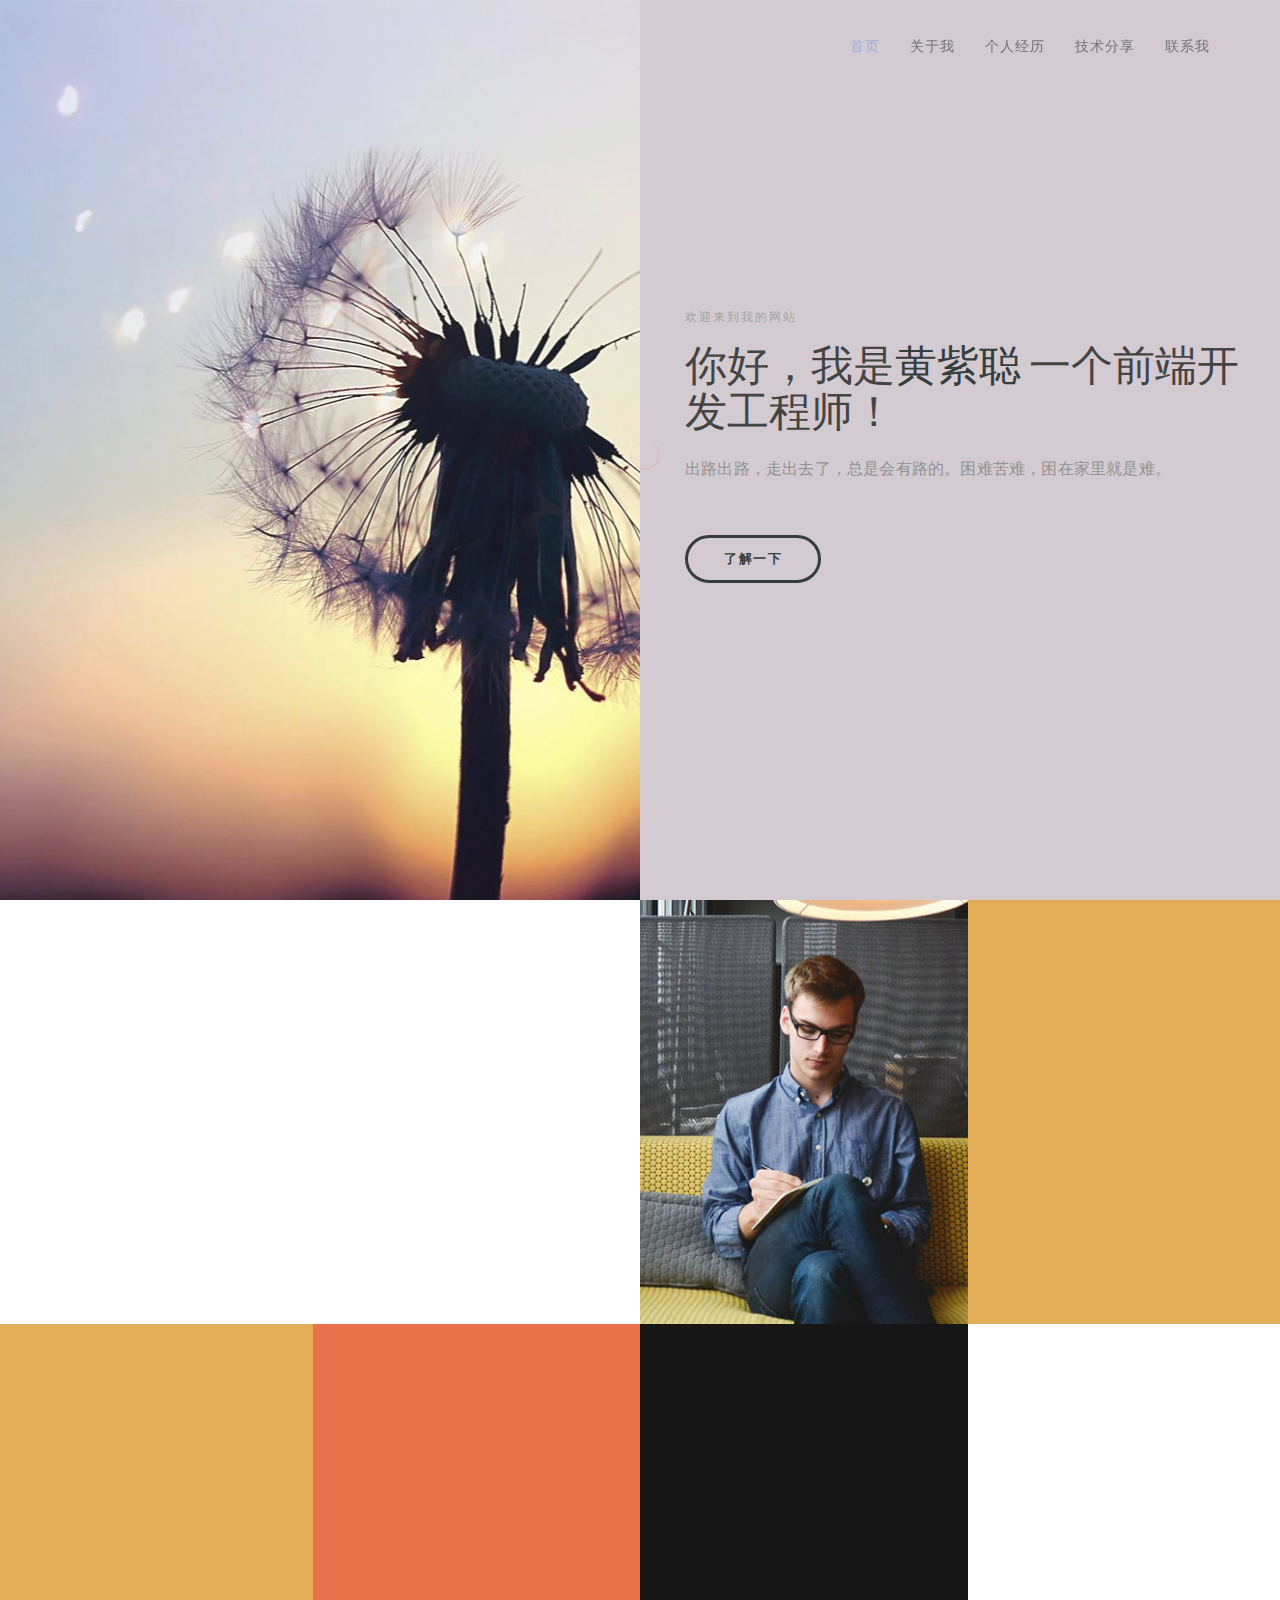
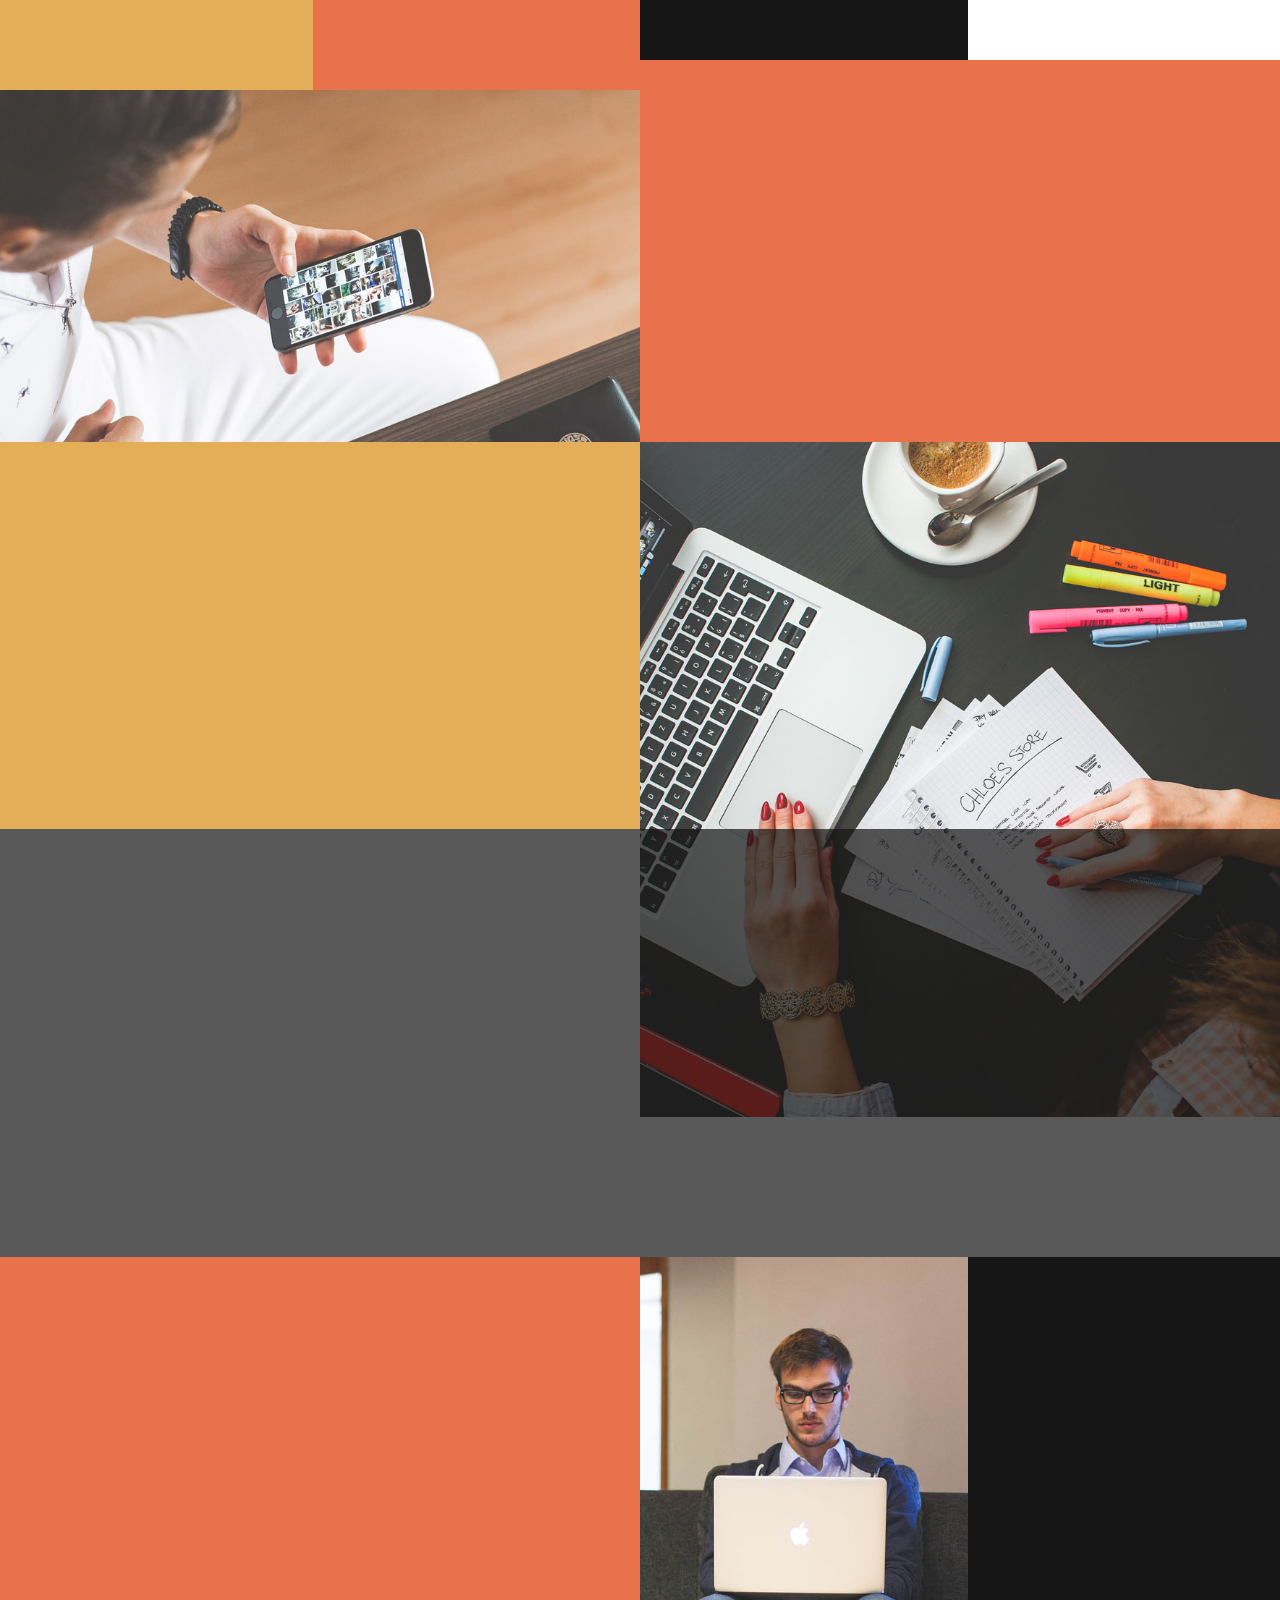
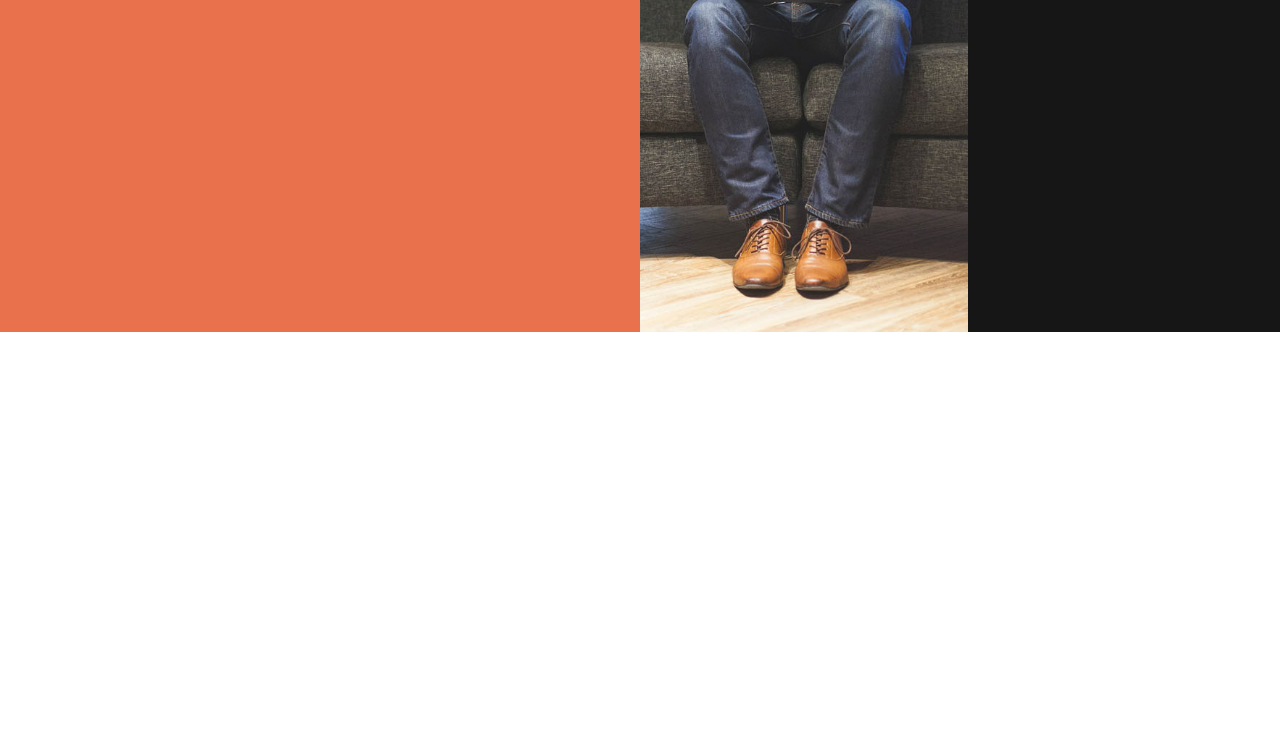
<file: index.html>
<!DOCTYPE html>
<html lang="en">
<head>

<meta charset="UTF-8">
<meta http-equiv="X-UA-Compatible" content="IE=Edge">
<meta name="description" content="">
<meta name="keywords" content="">
<meta name="author" content="templatemo">
<meta name="viewport" content="width=device-width, initial-scale=1, maximum-scale=1">

<title>Hcc site</title>
<!--
Stimulus Template
http://www.templatemo.com/tm-498-stimulus
-->
<link rel="stylesheet" href="css/bootstrap.min.css">
<link rel="stylesheet" href="css/animate.css">
<link rel="stylesheet" href="css/font-awesome.min.css">
<link rel="stylesheet" href="css/templatemo-style.css">

<link href="https://fonts.googleapis.com/css?family=Source+Sans+Pro:300,400,700" rel="stylesheet">

</head>
<body data-spy="scroll" data-target=".navbar-collapse" data-offset="50">


<!-- PRE LOADER -->

<div class="preloader">
     <div class="spinner">
          <span class="spinner-rotate"></span>
     </div>
</div>


<!-- Navigation Section -->

<div class="navbar navbar-fixed-top custom-navbar" role="navigation">
     <div class="container">

          <!-- navbar header -->
          <div class="navbar-header">
               <button class="navbar-toggle" data-toggle="collapse" data-target=".navbar-collapse">
                    <span class="icon icon-bar"></span>
                    <span class="icon icon-bar"></span>
                    <span class="icon icon-bar"></span>
               </button>
          </div>

          <div class="collapse navbar-collapse">
               <ul class="nav navbar-nav navbar-right">
                    <li><a href="#home" class="smoothScroll">首页</a></li>
                    <li><a href="#about" class="smoothScroll">关于我</a></li>
                    <li><a href="#experience" class="smoothScroll">个人经历</a></li>
                    <li><a href="#quotes" class="smoothScroll">技术分享</a></li>
                    <li><a href="#contact" class="smoothScroll">联系我</a></li>
               </ul>
          </div>

     </div>
</div>


<!-- Home Section -->

<section id="home" class="parallax-section">
     <div class="container">
          <div class="row">

               <div class="col-md-6 col-sm-6">
                    <div class="home-img"></div>
               </div>

               <div class="col-md-6 col-sm-6">
                    <div class="home-thumb">
                         <div class="section-title">
                              <h4 class="wow fadeInUp" data-wow-delay="0.3s">欢迎来到我的网站</h4>
                              <h1 class="wow fadeInUp" data-wow-delay="0.6s">你好，我是<strong>黄紫聪</strong> 一个前端开发工程师！</h1>
                              <p class="wow fadeInUp" data-wow-delay="0.9s">出路出路，走出去了，总是会有路的。困难苦难，困在家里就是难。</p>
                              
                              <a href="#about" class="wow fadeInUp smoothScroll section-btn btn btn-success" data-wow-delay="1.4s">了解一下</a>
                              
                         </div>
                    </div>
               </div>


          </div>
     </div>
</section>


<!-- About Section -->

<section id="about" class="parallax-section">
     <div class="container">
          <div class="row">

               <div class="col-md-6 col-sm-12">
                    <div class="about-thumb">
                         <div class="wow fadeInUp section-title" data-wow-delay="0.4s">
                              <h1>个人简介</h1>
                              <p class="color-yellow">睡觉才是人类的正常状态，醒来的唯一理由只是给梦寻找素材</p>
                         </div>
                         <div class="wow fadeInUp" data-wow-delay="0.8s">
                              <p>良好的团队合作精神，积极沟通，学习能力强，有很好的抗压能力。</p>
                              <p>缺点：懒，很懒，非常懒！</p>
                         </div>
                    </div>
               </div>

               <div class="col-md-3 col-sm-6">
                    <div class="background-image about-img"></div>
               </div>

               <div class="bg-yellow col-md-3 col-sm-6">
                    <div class="skill-thumb">
                         <div class="wow fadeInUp section-title color-white" data-wow-delay="1.2s">
                              <h1>我的技能.</h1>
                         </div>

                         <div class=" wow fadeInUp skills-thumb" data-wow-delay="1.6s">
	                         <p><strong>· 熟练HTML、CSS、H5等网页制作技术</strong></p>
	                         <p><strong>· 熟练JavaScript、Ajax等Web开发技术</strong></p>
	                         <p><strong>· 熟练jQuery、Vue、Bootstrap等框架的使用</strong></p>
	                         <p><strong>· 了解php</strong></p>
                         </div>

                    </div>
               </div>

          </div>
     </div>
</section>


<!-- Service Section -->

<section id="service" class="parallax-section">
     <div class="container">
          <div class="row">

               <div class="bg-yellow col-md-3 col-sm-6">
                    <div class="wow fadeInUp color-white service-thumb" data-wow-delay="0.8s">
                         <i class="fa fa-desktop"></i>
                              <h3>Web前端开发</h3>
                              <p class="color-white">随着互联网技术的发展和HTML5、CSS3的应用，现代网页更加美观，交互效果显著，功能更加强大。</p>
                    </div>
               </div>

               <div class="col-md-3 col-sm-6">
                    <div class="wow fadeInUp color-white service-thumb" data-wow-delay="1.2s">
                         <i class="fa fa-paper-plane"></i>
                              <h3>JavaScript</h3>
                              <p class="color-white">JavaScript一种直译式脚本语言，是一种动态类型、弱类型、基于原型的语言，内置支持类型。</p>
                    </div>
               </div>

               <div class="bg-dark col-md-3 col-sm-6">
                    <div class="wow fadeInUp color-white service-thumb" data-wow-delay="1.6s">
                         <i class="fa fa-table"></i>
                              <h3>移动开发</h3>
                              <p class="color-white">用WEB开发技术(HTML+JS+CSS)开发移动应用，极大地降低了门槛，提高了效率。</p>
                    </div>
               </div>

               <div class="bg-white col-md-3 col-sm-6">
                    <div class="wow fadeInUp service-thumb" data-wow-delay="1.8s">
                         <i class="fa fa-html5"></i>
                              <h3>H5开发</h3>
                              <p>H5是一系列制作网页互动效果的技术集合，即H5就是移动端的web页面。</p>
                    </div>
               </div>

          </div>
     </div>
</section>


<!-- Experience Section -->

<section id="experience" class="parallax-section">
     <div class="container">
          <div class="row">

               <div class="col-md-6 col-sm-6">
                    <div class="background-image experience-img"></div>
               </div>

               <div class="col-md-6 col-sm-6">
                    <div class="color-white experience-thumb">
                         <div class="wow fadeInUp section-title" data-wow-delay="0.8s">
                              <h1>项目经验</h1>
                              <p class="color-white">Project experience</p>
                         </div>

                         <div class="wow fadeInUp color-white media" data-wow-delay="1.2s">
                              <div class="media-object media-left">
                                   <i class="fa fa-laptop"></i>
                              </div>
                              <div class="media-body">
                                   <h3 class="media-heading">企业OA 办公系统 <small>2018年3月 - 至今</small></h3>
                             	   <p class="color-white"><a class="color-white" href="http://gitcccc.github.io" target="_blank">http://gitcccc.github.io</a></p>
                              </div>
                         </div>

                         <div class="wow fadeInUp color-white media" data-wow-delay="1.6s">
                              <div class="media-object media-left">
                                   <i class="fa fa-laptop"></i>
                              </div>
                              <div class="media-body">
                                   <h3 class="media-heading">个人站 <small>2018年3月 - 至今</small></h3>
                              </div>
                         </div>

                    </div>
               </div>

          </div>
     </div>
</section>


<!-- Education Section -->

<section id="education" class="parallax-section">
     <div class="container">
          <div class="row">

               <div class="col-md-6 col-sm-6">
                    <div class="color-white education-thumb">
                         <div class="wow fadeInUp section-title" data-wow-delay="0.8s">
                              <h1>教育背景</h1>
                              <p class="color-white">Educational background</p>
                         </div>

                         <div class="wow fadeInUp color-white media" data-wow-delay="1.2s">
                              <div class="media-object media-left">
                                   <i class="fa fa-laptop"></i>
                              </div>
                              <div class="media-body">
                                   <h3 class="media-heading">福建职业技术学院 <small>2010年9月 - 2013年6月</small></h3>
                                   <p class="color-white">专科 计算机应用技术专业</p>
                              </div>
                         </div>

                         <div class="wow fadeInUp color-white media" data-wow-delay="1.6s">
                              <div class="media-object media-left">
                                   <i class="fa fa-laptop"></i>
                              </div>
                              <div class="media-body">
                                   <h3 class="media-heading">福建工程学院 <small>2013年9月 - 2015年6月</small></h3>
                                   <p class="color-white">本科 数字媒体技术专业</p>
                              </div>
                         </div>

                    </div>
               </div>

               <div class="col-md-6 col-sm-6">
                    <div class="background-image education-img"></div>
               </div>

          </div>
     </div>
</section>


<!-- Quotes Section -->

<section id="quotes" class="parallax-section">
     <div class="overlay"></div>
     <div class="container">
          <div class="row">

               <div class="col-md-offset-1 col-md-10 col-sm-12">
                    <i class="wow fadeInUp fa fa-star" data-wow-delay="0.6s"></i>
                    <h2 class="wow fadeInUp" data-wow-delay="0.8s">经验技巧分享</h2>
                    <p class="wow fadeInUp" data-wow-delay="1s">这不是一个bug，这只是一个未列出来的特性。</p>
               </div>

          </div>
     </div>
</section>


<!-- Contact Section -->

<section id="contact" class="parallax-section">
     <div class="container">
          <div class="row">

               <div class="col-md-6 col-sm-12">
                    <div class="contact-form">
                         <div class="wow fadeInUp section-title" data-wow-delay="0.2s">
                              <h1 class="color-white">留言：</h1>
                              <p class="color-white">欢迎联系我</p>
                         </div>

                         <div id="contact-form">
                              <form action="#template-mo" method="post">
                                   <div class="wow fadeInUp" data-wow-delay="1s">
                                        <input name="fullname" type="text" class="form-control" id="fullname" placeholder="您的名字">
                                   </div>
                                   <div class="wow fadeInUp" data-wow-delay="1.2s">
                                        <input name="email" type="email" class="form-control" id="email" placeholder="您的邮箱">
                                   </div>
                                   <div class="wow fadeInUp" data-wow-delay="1.4s">
                                        <textarea name="message" rows="5" class="form-control" id="message" placeholder="想要说的话..."></textarea>
                                   </div>
                                   <div class="wow fadeInUp col-md-6 col-sm-8" data-wow-delay="1.6s">
                                        <input name="submit" type="submit" class="form-control" id="submit" value="发送">
                                   </div>
                              </form>
                         </div>

                    </div>
               </div>

               <div class="col-md-3 col-sm-6">
                    <div class="background-image contact-img"></div>
               </div>

               <div class="bg-dark col-md-3 col-sm-6">
                    <div class="contact-thumb">
                         <div class="wow fadeInUp contact-info" data-wow-delay="0.6s">
                              <h3 class="color-white">访问我的个人网站</h3>
                              <p><a class="color-white" href="http://gitrbing.github.io">http://gitrbing.github.io</a></p>
                         </div>

                         <div class="wow fadeInUp contact-info" data-wow-delay="0.8s">
                              <h3 class="color-white">联系我</h3>
                              <p><i class="fa fa-phone"></i> 15060490007</p>
                              <p><i class="fa fa-envelope-o"></i> 570465308@qq.com</p>
                              <p>
                              	<i class="fa fa-globe"></i> 微信二维码<br />
                              	<img src="images/weixin.png" style="width: 200px;"/>
                              </p>
                         </div>

                    </div>
               </div>

          </div>
     </div>
</section>


<!-- Footer Section -->

<footer>
	<div class="container">
		<div class="row">

               <div class="col-md-12 col-sm-12">
                    <div class="wow fadeInUp footer-copyright" data-wow-delay="1.2s">
                         <p>Copyright &copy; 2018 hccccccc
                    
                    | help: <a href="#" target="_parent">Admin</a></p>
                    </div>
				<ul class="wow fadeInUp social-icon" data-wow-delay="1.5s">
                         <li><a href="#" class="fa fa-facebook"></a></li>
                         <li><a href="#" class="fa fa-twitter"></a></li>
                         <li><a href="#" class="fa fa-google-plus"></a></li>
                         <li><a href="#" class="fa fa-dribbble"></a></li>
                         <li><a href="#" class="fa fa-linkedin"></a></li>
                    </ul>
               </div>
			
		</div>
	</div>
</footer>

<!-- SCRIPTS -->

<script src="js/jquery.js"></script>
<script src="js/bootstrap.min.js"></script>
<script src="js/jquery.parallax.js"></script>
<script src="js/smoothscroll.js"></script>
<script src="js/wow.min.js"></script>
<script src="js/custom.js"></script>

</body>
</html>
</file>
<file: css/templatemo-style.css>
/*

Stimulus Template

http://www.templatemo.com/tm-498-stimulus

*/

body {
	background: #ffffff;
    font-family: 'Source Sans Pro', sans-serif;
    font-style: normal;
	font-weight: 300;
    overflow-x: hidden;
}

html,body {
  width: 100%;
  height: 100%;
}


/*---------------------------------------
    Typorgraphy              
-----------------------------------------*/

h1,h2,h3,h4,h5,h6 {
  font-style: normal;
  font-weight: 300;
}

h1,h2,h3 {
  font-weight: 300;
}

h1 {
  font-size: 42px;
  padding-bottom: 14px;
  margin-bottom: 0px;
}

h2 {
  font-size: 42px;
  line-height: 52px;
  margin-top: 0px;
}

h3 {
  font-size: 26px;
  line-height: 32px;
  padding-bottom: 6px;
}

h4 {
  color: #999;
  font-size: 12px;
  font-weight: normal;
  letter-spacing: 2px;
  text-transform: uppercase;
  padding-top: 6px;
}

h5 {
  color: #666666;
}

strong {
  color: #232B2B;
  font-weight: normal;
}

p {
    color: #888;
    font-size: 16px;
    font-weight: 300;
    line-height: 28px;
    letter-spacing: 0.2px;
}

.section-btn {
  background-color: transparent;
  border: 3px solid #232B2B;
  border-radius: 100px;
  color: #232B2B;
  font-size: 13px;
  font-weight: bold;
  letter-spacing: 1.6px;
  padding: 12px 36px;
  margin-top: 42px;
  transition: all 0.4s ease-in-out;
  text-transform: uppercase;
}

.section-btn:hover {
  background: #E3AE57;
  border-color: transparent;
  color: #ffffff;
}

.btn-success:focus {
  background-color: #000;
  border-color: transparent;
}

.parallax-section {
  background-attachment: fixed !important;
  background-size: cover !important;
}

.section-title {
  position: relative;
  padding-bottom: 22px;
}

#about,
#service,
#experience,
#education,
#contact {
  position: relative;
}

#home .container,
#about .container, 
#experience .container,
#service .container,
#education .container,
#contact .container {
  width: 100%;
  padding: 0;
  margin: 0;
}

#experience .experience-thumb,
#education .education-thumb  {
  padding: 22px 42px 42px 42px;
}

#service,
#quotes,
footer {
  text-align: center;
}

#experience,
#education {
  background: #E9724C;
}

.background-image {
    background-position: 50% 50% !important;
    background-size: cover !important;
    width: 100%;
    height: 100%;
    min-height: 75vh;
    position: absolute;
    top: 0;
    right: 0;
    bottom: 0;
    left: 0;
}

.color-white {
  color: #ffffff;
}

.color-yellow {
  color: #E3AE57;
}

.bg-yellow {
  background: #E3AE57;
}

.bg-white {
  background: #ffffff;
}

.bg-dark {
  background: #161616;
}



/*---------------------------------------
    General               
-----------------------------------------*/

html{
  -webkit-font-smoothing: antialiased;
}

a {
  color: #E3AE57;
  -webkit-transition: 0.5s;
  -o-transition: 0.5s;
  transition: 0.5s;
  text-decoration: none !important;
}
a:hover, a:active, a:focus {
  color: #E3AE57;
  outline: none;
}

* {
  -webkit-box-sizing: border-box;
  -moz-box-sizing: border-box;
  box-sizing: border-box;
}

*:before,
*:after {
  -webkit-box-sizing: border-box;
  -moz-box-sizing: border-box;
  box-sizing: border-box;
}



/*---------------------------------------
    Preloader section              
-----------------------------------------*/

.preloader {
  position: fixed;
  top: 0;
  left: 0;
  width: 100%;
  height: 100%;
  z-index: 99999;
  display: flex;
  flex-flow: row nowrap;
  justify-content: center;
  align-items: center;
  background: none repeat scroll 0 0 #ffffff;
}

.spinner {
  border: 1px solid transparent;
  border-radius: 5px;
  position: relative;
}

.spinner:before {
  content: '';
  box-sizing: border-box;
  position: absolute;
  top: 50%;
  left: 50%;
  width: 30px;
  height: 30px;
  margin-top: -10px;
  margin-left: -10px;
  border-radius: 50%;
  border: 2px solid #E3AE57;
  border-top-color: #f9f9f9;
  animation: spinner .6s linear infinite;
}

@-webkit-@keyframes spinner {
  to {transform: rotate(360deg);}
}

@keyframes spinner {
  to {transform: rotate(360deg);}
}



/*---------------------------------------
    Navigation section              
-----------------------------------------*/

.custom-navbar {
    margin-bottom: 0;
    background-color: #ffffff;
}

.custom-navbar .navbar-brand {
    color: #333;
	text-shadow: 1px 1px #fff;
    font-weight: bold;
    font-size: 24px;
    line-height: 35px;
    letter-spacing: 1px;
}

.custom-navbar .nav li a {
    color: #666;
    font-size: 14px;
    font-weight: 400;
    letter-spacing: 1px;
    text-transform: uppercase;
    line-height: 40px;
    transition: all 0.4s ease-in-out;
}

.custom-navbar .nav li a:hover {
    background: transparent;
    color: #E3AE57;
}

.custom-navbar .navbar-nav > li > a:hover,
.custom-navbar .navbar-nav > li > a:focus {
  background-color: transparent;
}

.custom-navbar .nav li.active > a {
    background-color: transparent;
    color: #95a5d8;
}

.custom-navbar .navbar-toggle {
    border: none;
    padding-top: 10px;
}

.custom-navbar .navbar-toggle {
    background-color: transparent;
}

.custom-navbar .navbar-toggle .icon-bar {
    background: #E3AE57;
    border-color: transparent;
}

@media(min-width:768px) {
    .custom-navbar {
        padding: 12px 0;
        border-bottom: 0;
        background: 0 0; 
    }
    .custom-navbar.top-nav-collapse {
        background: #ffffff;
        box-shadow: 0px 2px 8px 0px rgba(50, 50, 50, 0.08);
        padding: 0;
    }

}



/*---------------------------------------
    Home section              
-----------------------------------------*/

#home h1 {
  padding-bottom: 18px;
}

#home .col-md-6 {
  background: #d0c6cd;
/* light blue color: #c3eafd; */
  padding-right: 0;
  padding-left: 0;
}

#home .home-img {
  background: url('../images/home-img.jpg') no-repeat;
  background-size: cover;
  background-position: 50% 50%;
  width: 100%;
  height: 100vh;
}

#home .home-thumb {
  display: -webkit-box;
  display: -webkit-flex;
  display: -ms-flexbox;
  display: flex;
  -webkit-box-align: center;
  -webkit-align-items: center;
  -ms-flex-align: center;
  align-items: center;
  height: 100vh;
  padding: 0 45px 0 45px;
}



/*---------------------------------------
   About section              
-----------------------------------------*/

#about .about-img {
    background: url('../images/about-img.jpg') no-repeat;
}

#about .about-thumb,
#about .skill-thumb {
  padding: 22px 32px 32px 32px;
}

#about .progress {
  background: #ffffff;
  border-radius: 0px;
  box-shadow: none;
  height: 2px;
}

#about .progress-bar-primary {
  background: #232B2B;
}

#about strong,
#about span {
  font-weight: bold;
  display: inline-block;
  padding-bottom: 8px;
}



/*---------------------------------------
    Service section              
-----------------------------------------*/

#service {
  background: #E9724C;
}

#service p {
  font-size: 18px;
  line-height: 30px;
}

#service .service-thumb {
  padding: 52px 22px 52px 22px;
}

#service .service-thumb .fa {
  font-size: 42px;
  padding-bottom: 22px;
}



/*---------------------------------------
    Experience section              
-----------------------------------------*/

#experience .experience-img {
  background: url('../images/experience-img.jpg') no-repeat;
}

#experience .media-heading {
  margin-bottom: 0px;
}

#experience .media .fa {
  font-size: 42px;
  margin-right: 14px;
}

#experience small {
  color: #633;
  font-weight: bold;
}

/*---------------------------------------
    Education section              
-----------------------------------------*/

#education {
  background: #E3AE57;
}

#education .education-img {
  background: url('../images/education-img.jpg') no-repeat;
}

#education .media-heading {
  margin-bottom: 0px;
}

#education .media .fa {
  font-size: 42px;
  margin-right: 14px;
}

#education small {
  color: #886D1E;
  font-weight: bold;
}



/*---------------------------------------
   Quotes section              
-----------------------------------------*/

#quotes {
    background: url('../images/quotes-bg.jpg') 50% 0 repeat-y fixed;
    background-size: cover;
    background-position: center center;
    color: #ffffff;
    position: relative;
    padding: 100px 0px;
}

#quotes .overlay {
    background: #121212;
    width: 100%;
    height: 100%;
    position: absolute;
    top: 0;
    opacity: 0.7;
}

#quotes .fa {
  font-size: 42px;
  margin-top: 32px;
  margin-bottom: 22px;
}

#quotes p {
  padding-top: 32px;
}


/*---------------------------------------
    Contact section              
-----------------------------------------*/

#contact {
  background: #E9724C;
}

#contact .contact-form,
#contact .contact-thumb {
  padding: 22px 32px 22px 32px;
  min-height: 75vh;
}

#contact .contact-img {
  background: url('../images/contact-img.jpg') no-repeat;
  min-height: 75vh;
}

#contact .contact-info {
  padding-top: 6px;
  padding-bottom: 6px;
}

#contact .form-control::-moz-placeholder{color:#ffffff;opacity:1}
#contact .form-control:-ms-input-placeholder{color:#ffffff}
#contact .form-control::-webkit-input-placeholder{color:#ffffff}

#contact .form-control {
  background: transparent;
  border: none;
  border-bottom: 1px solid #E3AE57;
  border-radius: 0px;
  box-shadow: none;
  color: #ffffff;
  font-size: 18px;
  margin-top: 10px;
  margin-bottom: 25px;
  transition: all 0.4s ease-in-out;
}

#contact .form-control:focus {
  border-bottom-color: #ffffff;
}

#contact input {
  height: 45px;
}

#contact input[type="submit"] {
  background: #ffffff;
  border: 2px solid transparent;
  border-radius: 40px;
  color: #161616;
  padding-bottom: 10px;
}

#contact input[type="submit"]:hover {
  background: transparent;
  border-color: #ffffff;
  color: #ffffff;
}

#contact .fa {
  padding-right: 10px;
}



/*---------------------------------------
   Footer section              
-----------------------------------------*/

footer {
    padding: 140px 0px;
}



/*---------------------------------------
   Social icon             
-----------------------------------------*/

.social-icon {
    position: relative;
    padding: 0;
    margin: 0;
    text-align: center;
}

.social-icon li {
    display: inline-block;
    list-style: none;
}

.social-icon li a {
    border: 2px solid transparent;
    color: #999;
    border-radius: 100px;
    cursor: pointer;
    font-size: 16px;
    text-decoration: none;
    transition: all 0.4s ease-in-out;
    width: 50px;
    height: 50px;
    line-height: 50px;
    text-align: center;
    vertical-align: middle;
    position: relative;
    margin: 22px 4px 10px 4px;
}

.social-icon li a:hover {
    background: #E3AE57;
    border-color: #ffffff;
    color: #ffffff;
    transform: scale(1.1);
}



/*---------------------------------------
   Mobile Responsive         
-----------------------------------------*/

@media only screen and (max-width: 580px) {
  h1 {
    font-size: 32px;
  }

  h2 {
    font-size: 28px;
    line-height: inherit;
  }

  h3 {
    font-size: 22px;
    line-height: inherit;
  }
}

@media only screen and (max-width: 767px) {
  .custom-navbar .navbar-brand {
    line-height: 18px;
  }

  #home .home-thumb {
    height: auto;
    padding-top: 32px;
    padding-bottom: 12px;
  }

  #home .container,
  #about .container, 
  #experience .container,
  #service .container,
  #education .container,
  #contact .container {
    padding-right: 15px;
    padding-left: 15px;
  }

  #about .col-md-3,
  #experience .col-md-6,
  #education .col-md-6,
  #contact .col-md-3 {
    padding: 0;
    margin: 0;
  }

  .background-image {
    position: relative;
    min-height: 65vh;
  }
}

@media only screen and (max-width: 1024px) {
  .section-title {
    padding-bottom: 12px;
  }

  footer {
    padding: 40px 0;
  }
}
</file>
